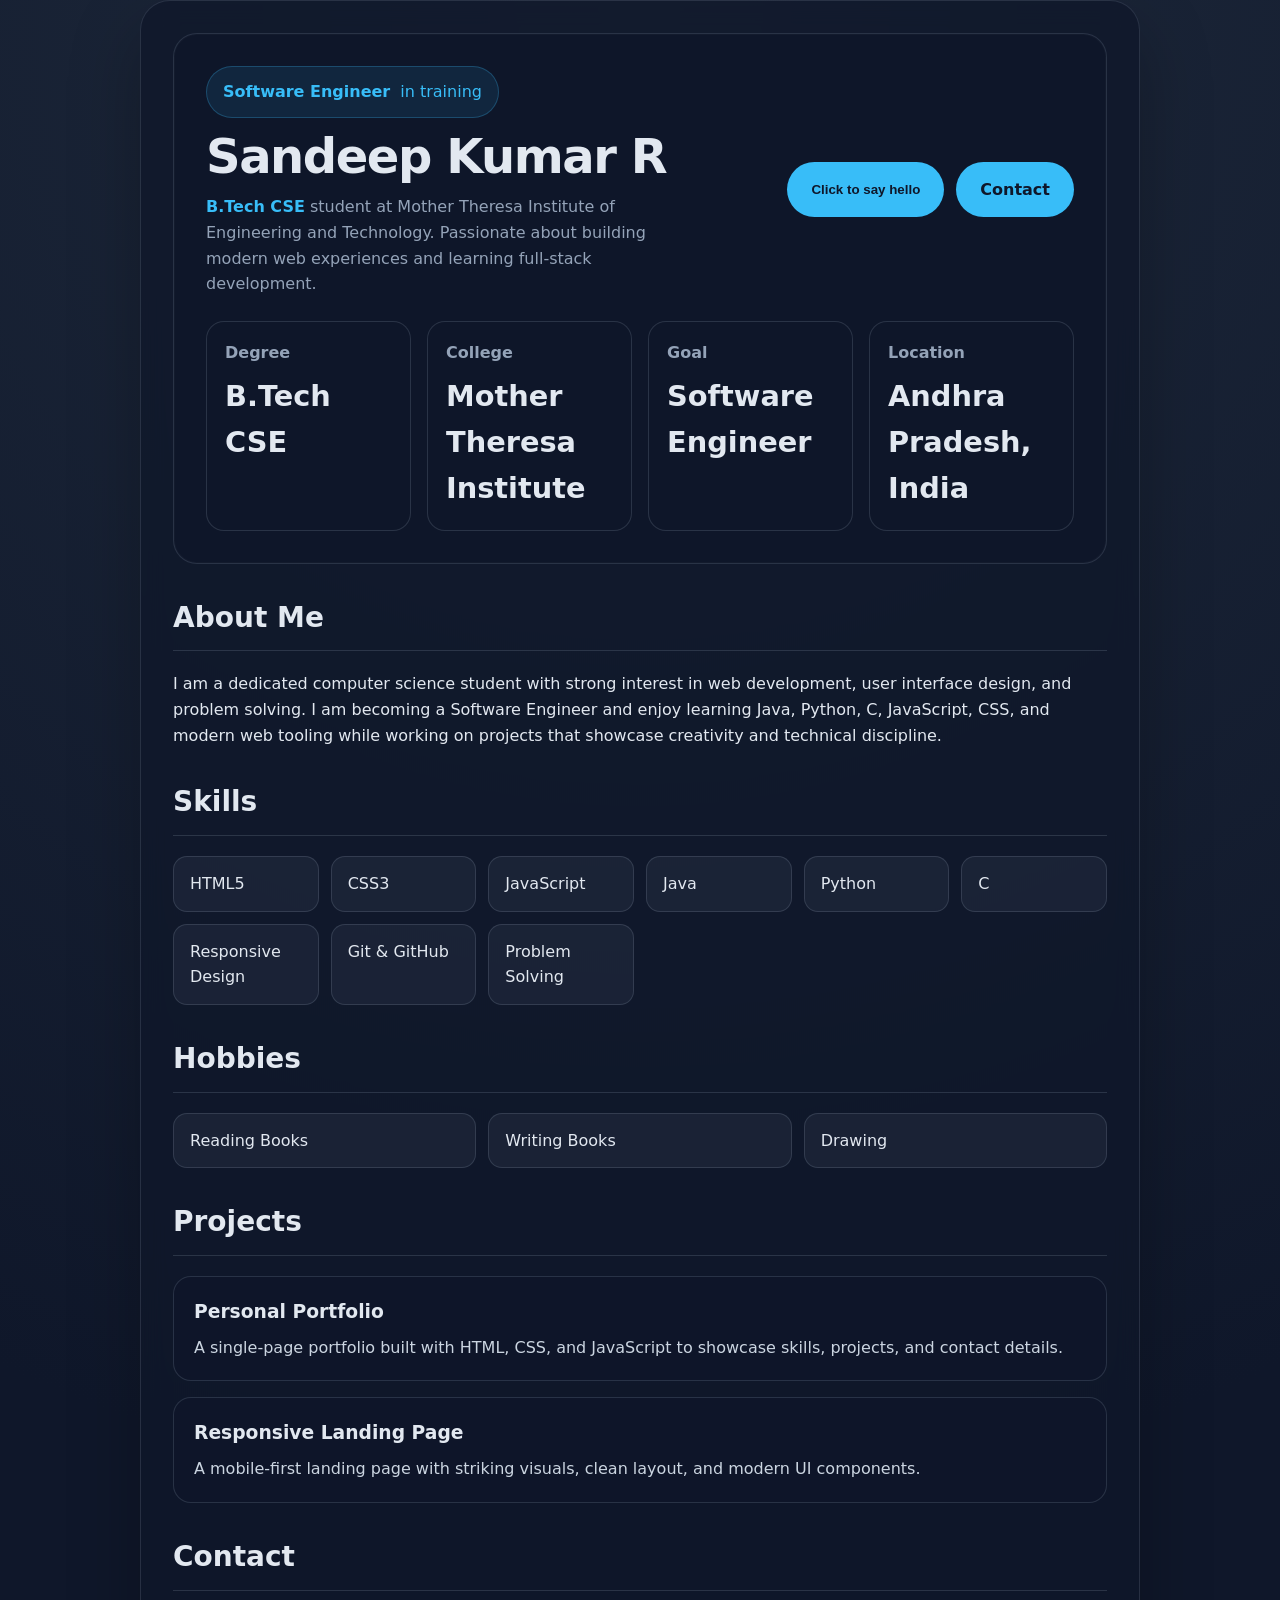
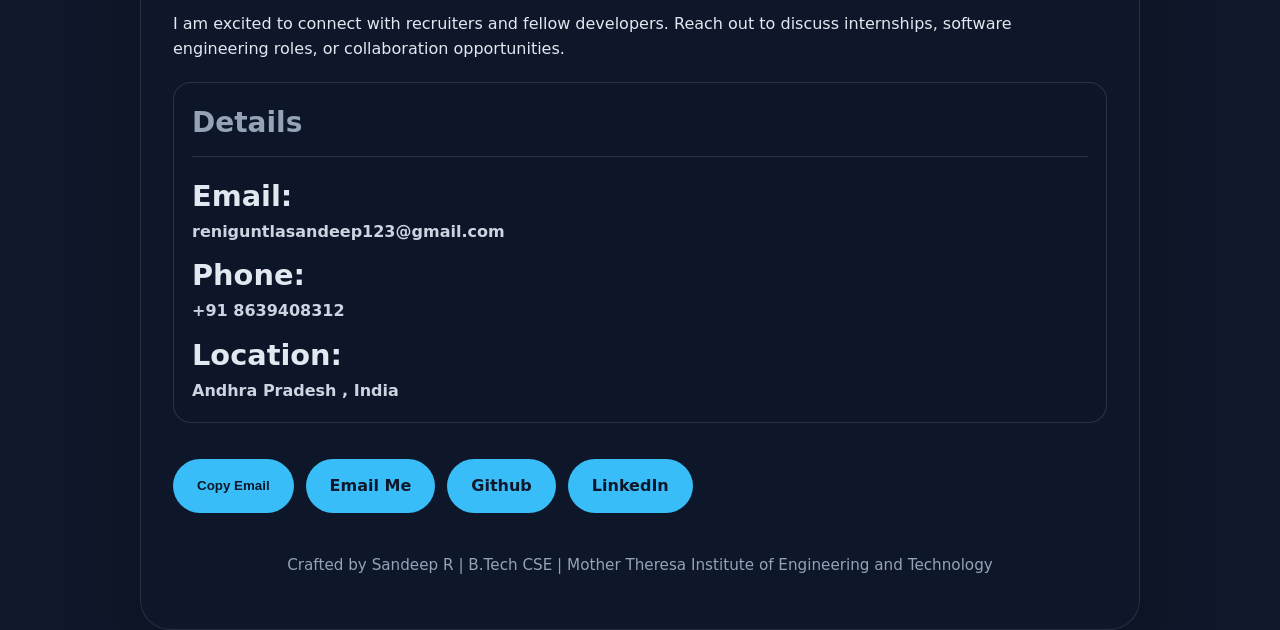
<file: final.html>
<!DOCTYPE html>
<html lang="en">
<head>
  <meta charset="UTF-8" />
  <meta name="viewport" content="width=device-width, initial-scale=1.0" />
  <title> Sandeep Kumar R| Portfolio</title>
  <style>
    :root {
      --bg: #0f172a;
      --surface: #112240;
      --text: #e2e8f0;
      --accent: #38bdf8;
      --accent-strong: #60a5fa;
      --border: rgba(148, 163, 184, 0.2);
    }

    * {
      box-sizing: border-box;
      margin: 0;
      padding: 0;
    }

    body {
      font-family: Inter, system-ui, sans-serif;
      background: radial-gradient(circle at top, #1e293b 0%, #0f172a 65%);
      color: var(--text);
      line-height: 1.6;
      min-height: 100vh;
    }

    .page {
      max-width: 1000px;
      margin: 0 auto;
      padding: 32px;
      background: rgba(15, 23, 42, 0.75);
      border: 1px solid rgba(148, 163, 184, 0.18);
      border-radius: 30px;
      box-shadow: 0 30px 70px rgba(0, 0, 0, 0.25);
      backdrop-filter: blur(12px);
    }

    header {
      display: grid;
      gap: 24px;
      padding: 32px;
      border: 1px solid var(--border);
      border-radius: 24px;
      background: rgba(15, 23, 42, 0.96);
      box-shadow: inset 0 0 0 1px rgba(255, 255, 255, 0.02);
    }

    .brand {
      display: flex;
      justify-content: space-between;
      align-items: center;
      gap: 16px;
      flex-wrap: wrap;
    }

    .highlight {
      color: var(--accent);
      font-weight: 700;
    }

    .detail-list {
      display: grid;
      gap: 8px;
      color: #cbd5e1;
    }

    .detail-list strong {
      color: var(--text);
    }

    .brand h1 {
      font-size: clamp(2rem, 4vw, 3rem);
      letter-spacing: -0.03em;
    }

    .brand p {
      color: #94a3b8;
      max-width: 48ch;
    }

    .tagline {
      display: inline-flex;
      align-items: center;
      gap: 10px;
      padding: 0.75rem 1rem;
      border-radius: 999px;
      border: 1px solid rgba(56, 189, 248, 0.25);
      color: var(--accent);
      background: rgba(56, 189, 248, 0.1);
      width: fit-content;
    }

    .intro {
      display: grid;
      gap: 16px;
    }

    .intro p {
      max-width: 74ch;
    }

    .stats {
      display: grid;
      grid-template-columns: repeat(auto-fit, minmax(180px, 1fr));
      gap: 16px;
    }

    .card {
      padding: 18px;
      border-radius: 18px;
      border: 1px solid var(--border);
      background: rgba(15, 23, 42, 0.75);
    }

    .card h2 {
      font-size: 1rem;
      color: #94a3b8;
      margin-bottom: 8px;
    }

    .card strong {
      display: block;
      font-size: 1.8rem;
      color: var(--text);
    }

    .section {
      margin-top: 32px;
      display: grid;
      gap: 20px;
    }

    .section h2 {
      font-size: 1.75rem;
      border-bottom: 1px solid var(--border);
      padding-bottom: 10px;
    }

    .skills {
      display: grid;
      grid-template-columns: repeat(auto-fit, minmax(140px, 1fr));
      gap: 12px;
    }

    .skill {
      padding: 14px 16px;
      border-radius: 14px;
      border: 1px solid var(--border);
      background: rgba(148, 163, 184, 0.08);
      color: var(--text);
      transition: transform 0.2s ease, border-color 0.2s ease;
    }

    .skill:hover {
      transform: translateY(-2px);
      border-color: var(--accent);
    }

    .projects {
      display: grid;
      gap: 16px;
    }

    .project {
      padding: 20px;
      border-radius: 18px;
      border: 1px solid var(--border);
      background: rgba(15, 23, 42, 0.9);
    }

    .project h3 {
      margin-bottom: 8px;
    }

    .project p {
      color: #cbd5e1;
    }

    .buttons {
      display: flex;
      flex-wrap: wrap;
      gap: 12px;
      margin-top: 16px;
    }

    button,
    .link-button {
      border: none;
      border-radius: 999px;
      padding: 0.9rem 1.5rem;
      font-weight: 600;
      color: #0f172a;
      background: var(--accent);
      cursor: pointer;
      transition: transform 0.2s ease, box-shadow 0.2s ease;
      text-decoration: none;
      display: inline-flex;
      align-items: center;
      justify-content: center;
    }

    button:hover,
    .link-button:hover {
      transform: translateY(-2px);
      box-shadow: 0 18px 30px rgba(56, 189, 248, 0.18);
    }

    footer {
      margin: 40px 0 20px;
      text-align: center;
      font-size: 0.95rem;
      color: #94a3b8;
    }

    @media (max-width: 680px) {
      .page {
        padding: 18px;
      }
      header {
        padding: 24px;
      }
    }
  </style>
</head>
<body>
  <main class="page">
    <header>
      <div class="brand">
        <div>
          <div class="tagline"><span class="highlight">Software Engineer</span> in training</div>
          <h1>Sandeep Kumar R</h1>
          <p>
            <span class="highlight">B.Tech CSE</span> student at Mother Theresa Institute of Engineering and Technology.
            Passionate about building modern web experiences and learning full-stack development.
          </p>
        </div>
        <div class="buttons">
          <button id="greetButton" type="button">Click to say hello</button>
          <a class="link-button" href="#contact">Contact</a>
        </div>
      </div>

      <div class="intro">
        <div class="stats">
          <div class="card">
            <h2>Degree</h2>
            <strong>B.Tech CSE</strong>
          </div>
          <div class="card">
            <h2>College</h2>
            <strong>Mother Theresa Institute</strong>
          </div>
          <div class="card">
            <h2>Goal</h2>
            <strong>Software Engineer</strong>
          </div>
          <div class="card">
            <h2>Location</h2>
            <strong>Andhra Pradesh, India</strong>
          </div>
        </div>
      </div>
    </header>

    <section class="section" id="about">
      <h2>About Me</h2>
      <p>
        I am a dedicated computer science student with strong interest in web development, user interface
        design, and problem solving. I am becoming a Software Engineer and enjoy learning Java, Python, C,
        JavaScript, CSS, and modern web tooling while working on projects that showcase creativity and technical discipline.
      </p>
    </section>

    <section class="section" id="skills">
      <h2>Skills</h2>
      <div class="skills">
        <div class="skill">HTML5</div>
        <div class="skill">CSS3</div>
        <div class="skill">JavaScript</div>
        <div class="skill">Java</div>
        <div class="skill">Python</div>
        <div class="skill">C</div>
        <div class="skill">Responsive Design</div>
        <div class="skill">Git & GitHub</div>
        <div class="skill">Problem Solving</div>
      </div>
    </section>

    <section class="section" id="hobbies">
      <h2>Hobbies</h2>
      <div class="skills">
        <div class="skill">Reading Books</div>
        <div class="skill">Writing Books</div>
        <div class="skill">Drawing</div>
      </div>
    </section>

    <section class="section" id="projects">
      <h2>Projects</h2>
      <div class="projects">
        <article class="project">
          <h3>Personal Portfolio</h3>
          <p>A single-page portfolio built with HTML, CSS, and JavaScript to showcase skills, projects, and contact details.</p>
        </article>
        <article class="project">
          <h3>Responsive Landing Page</h3>
          <p>A mobile-first landing page with striking visuals, clean layout, and modern UI components.</p>
        </article>
      </div>
    </section>

    <section class="section" id="contact">
      <h2>Contact</h2>
      <p>
        I am excited to connect with recruiters and fellow developers. Reach out to discuss internships,
        software engineering roles, or collaboration opportunities.
      </p>
      <div class="card detail-list">
        <h2>Details</h2>
        <div><strong>Email:</strong> <b>reniguntlasandeep123@gmail.com</b></div>
        <div><strong>Phone:</strong> <b>+91 8639408312</b></div>
        <div><strong>Location:</strong> <b>Andhra Pradesh , India</b></div>
      </div>
      <div class="buttons">
        <button id="copyEmail" type="button">Copy Email</button>
        <a class="link-button" href="mailto: reniguntlasandeep123@gmail.com">Email Me</a>
        <a class="link-button" href="https://github.com/sandeep-dev8639/">Github</a>
        <a class="link-button" href="https://www.linkedin.com/in/sandeep-reniguntla-45abaa376">LinkedIn</a>
        
      </div>

    </section>

    <footer>
      Crafted by Sandeep R | B.Tech CSE | Mother Theresa Institute of Engineering and Technology
    </footer>
  </main>

  <script>
    const greetButton = document.getElementById('greetButton');
    const copyEmail = document.getElementById('copyEmail');

    greetButton.addEventListener('click', () => {
      alert('Hello! I am Sandeep Kumar, a B.Tech CSE student becoming a Software Engineer.');
    });

    copyEmail.addEventListener('click', () => {
      const email = 'reniguntlasandeep123@gmail.com';
      navigator.clipboard.writeText(email).then(() => {
        alert('Email copied to clipboard: ' + email);
      }).catch(() => {
        alert('Could not copy email automatically. Please use the link to email me.');
      });
    });
  </script>
</body>
</html>
</file>
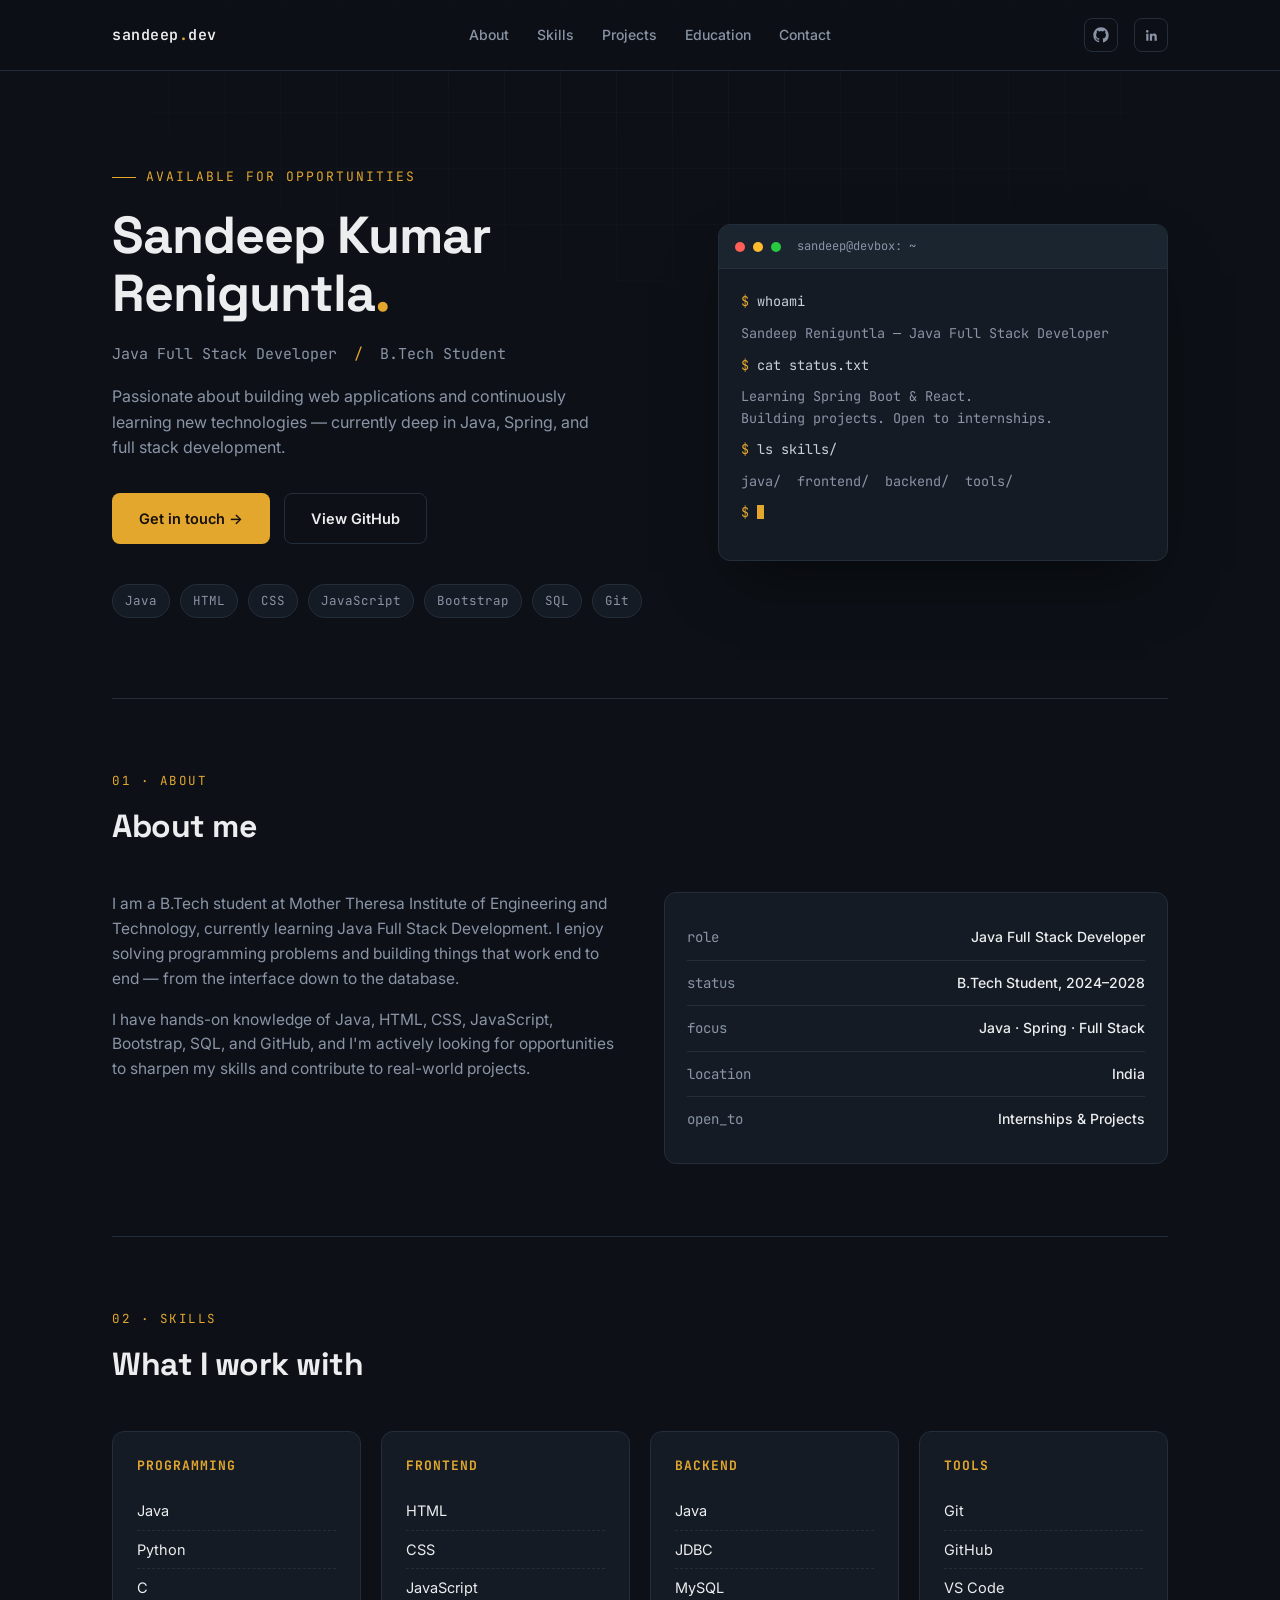
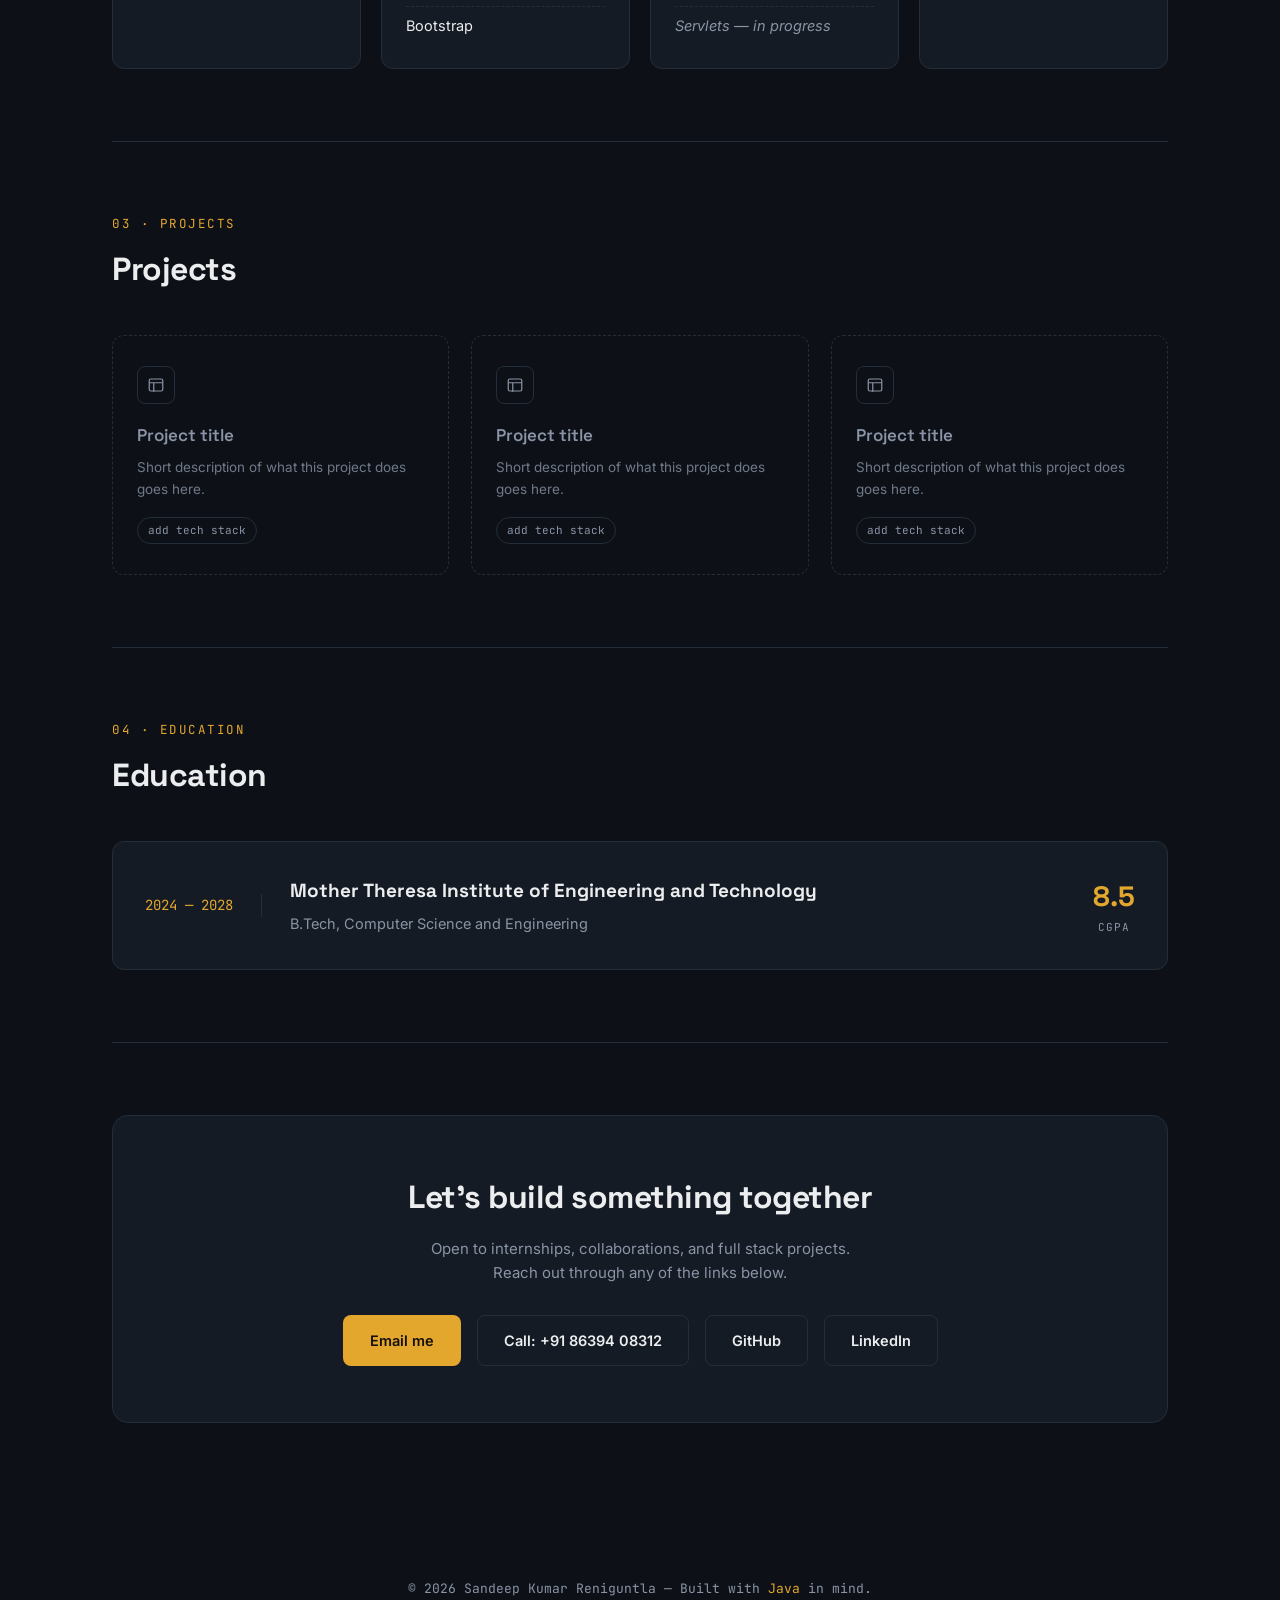
<file: sandeep.html>
<!DOCTYPE html>
<html lang="en">
<head>
<meta charset="UTF-8">
<meta name="viewport" content="width=device-width, initial-scale=1.0">
<title>Sandeep Kumar Reniguntla — Java Full Stack Developer</title>
<link rel="preconnect" href="https://fonts.googleapis.com">
<link href="https://fonts.googleapis.com/css2?family=Space+Grotesk:wght@500;600;700&family=Inter:wght@400;500;600&family=JetBrains+Mono:wght@400;500;600&display=swap" rel="stylesheet">
<style>
  :root{
    --bg:#0D1117;
    --surface:#141B24;
    --surface-alt:#1B2530;
    --border:#242E3A;
    --accent:#E3A72E;
    --accent-dim:#8a6a22;
    --text:#ECEDEE;
    --muted:#8A94A6;
    --mono:'JetBrains Mono', monospace;
    --display:'Space Grotesk', sans-serif;
    --body:'Inter', sans-serif;
  }
  *{box-sizing:border-box; margin:0; padding:0;}
  html{scroll-behavior:smooth;}
  body{
    background:var(--bg);
    color:var(--text);
    font-family:var(--body);
    line-height:1.6;
    overflow-x:hidden;
  }
  a{color:inherit; text-decoration:none;}
  .wrap{max-width:1120px; margin:0 auto; padding:0 32px;}

  /* subtle grid texture */
  body::before{
    content:"";
    position:fixed; inset:0;
    background-image:
      linear-gradient(rgba(255,255,255,0.025) 1px, transparent 1px),
      linear-gradient(90deg, rgba(255,255,255,0.025) 1px, transparent 1px);
    background-size:56px 56px;
    pointer-events:none;
    z-index:0;
    mask-image: radial-gradient(ellipse 80% 60% at 50% 0%, black 20%, transparent 75%);
  }

  /* NAV */
  header{
    position:sticky; top:0; z-index:50;
    background:rgba(13,17,23,0.85);
    backdrop-filter:blur(10px);
    border-bottom:1px solid var(--border);
  }
  nav{
    display:flex; align-items:center; justify-content:space-between;
    padding:18px 32px; max-width:1120px; margin:0 auto;
  }
  .logo{
    font-family:var(--mono); font-weight:600; font-size:15px;
    color:var(--text); letter-spacing:0.5px;
  }
  .logo span{color:var(--accent);}
  .nav-links{display:flex; gap:28px; list-style:none;}
  .nav-links a{
    font-size:14px; color:var(--muted); font-weight:500;
    transition:color .2s ease;
  }
  .nav-links a:hover{color:var(--text);}
  .nav-social{display:flex; gap:16px;}
  .nav-social a{
    width:34px; height:34px; border:1px solid var(--border); border-radius:8px;
    display:flex; align-items:center; justify-content:center;
    color:var(--muted); transition:all .2s ease;
  }
  .nav-social a:hover{border-color:var(--accent); color:var(--accent);}
  .nav-toggle{display:none;}

  /* HERO */
  .hero{
    position:relative; z-index:1;
    padding:96px 0 80px;
    display:grid;
    grid-template-columns:1.1fr 0.9fr;
    gap:56px;
    align-items:center;
  }
  .eyebrow{
    font-family:var(--mono); font-size:13px; color:var(--accent);
    letter-spacing:2px; text-transform:uppercase; margin-bottom:18px;
    display:flex; align-items:center; gap:10px;
  }
  .eyebrow::before{content:""; width:24px; height:1px; background:var(--accent);}
  h1{
    font-family:var(--display); font-size:52px; font-weight:700;
    line-height:1.12; margin-bottom:20px; letter-spacing:-1px;
  }
  h1 .accent{color:var(--accent);}
  .role-line{
    font-family:var(--mono); font-size:15px; color:var(--muted); margin-bottom:18px;
  }
  .role-line .sep{color:var(--accent); margin:0 8px;}
  .hero p.intro{
    font-size:16px; color:var(--muted); max-width:480px; margin-bottom:32px;
  }
  .cta-row{display:flex; gap:14px; flex-wrap:wrap; margin-bottom:40px;}
  .btn{
    font-family:var(--body); font-weight:600; font-size:14.5px;
    padding:13px 26px; border-radius:8px; display:inline-flex; align-items:center; gap:8px;
    transition:all .2s ease; border:1px solid transparent;
  }
  .btn-primary{background:var(--accent); color:#15100a;}
  .btn-primary:hover{background:#f0b53f; transform:translateY(-2px);}
  .btn-ghost{border:1px solid var(--border); color:var(--text);}
  .btn-ghost:hover{border-color:var(--accent); color:var(--accent); transform:translateY(-2px);}
  .stack-row{display:flex; flex-wrap:wrap; gap:10px;}
  .chip{
    font-family:var(--mono); font-size:12.5px; color:var(--muted);
    border:1px solid var(--border); padding:6px 12px; border-radius:20px;
    background:var(--surface);
  }

  /* terminal signature card */
  .terminal{
    background:var(--surface); border:1px solid var(--border); border-radius:12px;
    overflow:hidden; box-shadow:0 30px 60px -20px rgba(0,0,0,0.6);
  }
  .terminal-bar{
    display:flex; align-items:center; gap:8px;
    padding:12px 16px; background:var(--surface-alt); border-bottom:1px solid var(--border);
  }
  .dot{width:10px; height:10px; border-radius:50%;}
  .dot.r{background:#ff5f56;} .dot.y{background:#ffbd2e;} .dot.g{background:#27c93f;}
  .terminal-title{
    margin-left:8px; font-family:var(--mono); font-size:12px; color:var(--muted);
  }
  .terminal-body{
    padding:22px 22px 26px; font-family:var(--mono); font-size:13.5px; color:#c9d1d9;
  }
  .terminal-body .prompt{color:var(--accent);}
  .terminal-body .line{margin-bottom:10px; white-space:pre-wrap;}
  .terminal-body .comment{color:var(--muted);}
  .cursor{display:inline-block; width:7px; height:14px; background:var(--accent); animation:blink 1s steps(1) infinite; vertical-align:-2px;}
  @keyframes blink{50%{opacity:0;}}

  section{position:relative; z-index:1; padding:72px 0;}
  .section-head{margin-bottom:40px;}
  .section-tag{
    font-family:var(--mono); font-size:12.5px; color:var(--accent); letter-spacing:1.5px;
    text-transform:uppercase; margin-bottom:10px;
  }
  h2{font-family:var(--display); font-size:32px; font-weight:700; letter-spacing:-0.5px;}
  .divider{height:1px; background:var(--border); border:none; margin:0;}

  /* About */
  .about-grid{display:grid; grid-template-columns:1fr 1fr; gap:48px; align-items:start;}
  .about-grid p{color:var(--muted); font-size:15.5px; margin-bottom:16px;}
  .about-card{
    background:var(--surface); border:1px solid var(--border); border-radius:12px; padding:22px;
  }
  .about-card .row{display:flex; justify-content:space-between; padding:11px 0; border-bottom:1px solid var(--border); font-size:14px;}
  .about-card .row:last-child{border-bottom:none;}
  .about-card .label{color:var(--muted); font-family:var(--mono);}
  .about-card .value{color:var(--text); font-weight:500;}

  /* Skills */
  .skills-grid{display:grid; grid-template-columns:repeat(4,1fr); gap:20px;}
  .skill-card{
    background:var(--surface); border:1px solid var(--border); border-radius:12px; padding:24px;
    transition:border-color .2s ease, transform .2s ease;
  }
  .skill-card:hover{border-color:var(--accent); transform:translateY(-4px);}
  .skill-card h3{
    font-family:var(--mono); font-size:13px; color:var(--accent); letter-spacing:1px;
    text-transform:uppercase; margin-bottom:16px;
  }
  .skill-card ul{list-style:none;}
  .skill-card li{
    font-size:14.5px; color:var(--text); padding:7px 0; border-top:1px dashed var(--border);
  }
  .skill-card li:first-child{border-top:none;}
  .skill-card li.pending{color:var(--muted); font-style:italic;}

  /* Projects - empty state */
  .projects-grid{display:grid; grid-template-columns:repeat(3,1fr); gap:22px;}
  .project-card{
    border:1.5px dashed var(--border); border-radius:12px; padding:30px 24px;
    min-height:200px; display:flex; flex-direction:column; justify-content:space-between;
    transition:border-color .2s ease, background .2s ease;
  }
  .project-card:hover{border-color:var(--accent); background:var(--surface);}
  .project-card .ph-icon{
    width:38px; height:38px; border-radius:8px; border:1px solid var(--border);
    display:flex; align-items:center; justify-content:center; color:var(--muted); margin-bottom:18px;
  }
  .project-card h4{font-family:var(--display); font-size:17px; color:var(--muted); margin-bottom:8px; font-weight:600;}
  .project-card p{font-size:13.5px; color:var(--muted); opacity:0.8;}
  .project-card .tag{
    font-family:var(--mono); font-size:11px; color:var(--muted); margin-top:16px;
    border:1px solid var(--border); border-radius:20px; padding:4px 10px; align-self:flex-start;
  }

  /* Education */
  .edu-card{
    background:var(--surface); border:1px solid var(--border); border-radius:12px;
    padding:32px; display:grid; grid-template-columns:auto 1fr auto; gap:28px; align-items:center;
  }
  .edu-year{
    font-family:var(--mono); color:var(--accent); font-size:14px; border-right:1px solid var(--border);
    padding-right:28px; white-space:nowrap;
  }
  .edu-main h3{font-family:var(--display); font-size:19px; margin-bottom:6px;}
  .edu-main p{color:var(--muted); font-size:14.5px;}
  .edu-cgpa{text-align:center;}
  .edu-cgpa .num{font-family:var(--display); font-size:28px; color:var(--accent); font-weight:700;}
  .edu-cgpa .lbl{font-family:var(--mono); font-size:11px; color:var(--muted); text-transform:uppercase; letter-spacing:1px;}

  /* Contact / Footer */
  .contact{
    background:var(--surface); border:1px solid var(--border); border-radius:16px;
    padding:56px 48px; text-align:center; margin-bottom:56px;
  }
  .contact h2{margin-bottom:14px;}
  .contact p{color:var(--muted); max-width:460px; margin:0 auto 30px; font-size:15px;}
  .contact-links{display:flex; justify-content:center; gap:16px; flex-wrap:wrap;}
  footer{
    padding:28px 0 48px; text-align:center; color:var(--muted); font-size:13px;
    font-family:var(--mono);
  }
  footer a{color:var(--accent);}

  @media (max-width: 860px){
    .nav-links{display:none;}
    .hero{grid-template-columns:1fr; padding-top:64px;}
    h1{font-size:38px;}
    .about-grid{grid-template-columns:1fr;}
    .skills-grid{grid-template-columns:repeat(2,1fr);}
    .projects-grid{grid-template-columns:1fr;}
    .edu-card{grid-template-columns:1fr; text-align:center;}
    .edu-year{border-right:none; padding-right:0;}
  }
</style>
</head>
<body>

<header>
  <nav>
    <div class="logo">sandeep<span>.</span>dev</div>
    <ul class="nav-links">
      <li><a href="#about">About</a></li>
      <li><a href="#skills">Skills</a></li>
      <li><a href="#projects">Projects</a></li>
      <li><a href="#education">Education</a></li>
      <li><a href="#contact">Contact</a></li>
    </ul>
    <div class="nav-social">
      <a href="https://github.com/sandeep-dev8639/" target="_blank" aria-label="GitHub">
        <svg width="16" height="16" viewBox="0 0 24 24" fill="currentColor"><path d="M12 .5C5.73.5.5 5.73.5 12a11.5 11.5 0 0 0 7.86 10.94c.58.1.79-.25.79-.56v-2c-3.2.7-3.88-1.37-3.88-1.37-.53-1.34-1.29-1.7-1.29-1.7-1.05-.72.08-.7.08-.7 1.16.08 1.77 1.2 1.77 1.2 1.04 1.77 2.72 1.26 3.38.96.1-.75.4-1.26.73-1.55-2.55-.29-5.24-1.28-5.24-5.69 0-1.26.45-2.28 1.19-3.09-.12-.29-.52-1.46.11-3.05 0 0 .97-.31 3.18 1.18a11 11 0 0 1 5.79 0c2.2-1.49 3.17-1.18 3.17-1.18.64 1.59.24 2.76.12 3.05.74.81 1.18 1.83 1.18 3.09 0 4.42-2.69 5.4-5.25 5.68.41.36.78 1.07.78 2.16v3.2c0 .31.21.67.8.56A11.5 11.5 0 0 0 23.5 12C23.5 5.73 18.27.5 12 .5Z"/></svg>
      </a>
      <a href="https://www.linkedin.com/in/sandeep-reniguntla-45abaa376" target="_blank" aria-label="LinkedIn">
        <svg width="15" height="15" viewBox="0 0 24 24" fill="currentColor"><path d="M20.45 20.45h-3.56v-5.57c0-1.33-.03-3.04-1.85-3.04-1.86 0-2.15 1.45-2.15 2.94v5.67H9.34V9h3.41v1.56h.05c.48-.9 1.64-1.85 3.37-1.85 3.6 0 4.27 2.37 4.27 5.45v6.29ZM5.34 7.43a2.07 2.07 0 1 1 0-4.13 2.07 2.07 0 0 1 0 4.13ZM7.12 20.45H3.56V9h3.56v11.45Z"/></svg>
      </a>
    </div>
  </nav>
</header>

<main class="wrap">

  <!-- HERO -->
  <section class="hero" id="home">
    <div>
      <div class="eyebrow">Available for opportunities</div>
      <h1>Sandeep Kumar<br>Reniguntla<span class="accent">.</span></h1>
      <div class="role-line">Java Full Stack Developer <span class="sep">/</span> B.Tech Student</div>
      <p class="intro">Passionate about building web applications and continuously learning new technologies — currently deep in Java, Spring, and full stack development.</p>
      <div class="cta-row">
        <a href="#contact" class="btn btn-primary">Get in touch →</a>
        <a href="https://github.com/sandeep-dev8639/" target="_blank" class="btn btn-ghost">View GitHub</a>
      </div>
      <div class="stack-row">
        <span class="chip">Java</span>
        <span class="chip">HTML</span>
        <span class="chip">CSS</span>
        <span class="chip">JavaScript</span>
        <span class="chip">Bootstrap</span>
        <span class="chip">SQL</span>
        <span class="chip">Git</span>
      </div>
    </div>

    <div class="terminal">
      <div class="terminal-bar">
        <span class="dot r"></span><span class="dot y"></span><span class="dot g"></span>
        <span class="terminal-title">sandeep@devbox: ~</span>
      </div>
      <div class="terminal-body">
        <div class="line"><span class="prompt">$</span> whoami</div>
        <div class="line comment">Sandeep Reniguntla — Java Full Stack Developer</div>
        <div class="line"><span class="prompt">$</span> cat status.txt</div>
        <div class="line comment">Learning Spring Boot & React.
Building projects. Open to internships.</div>
        <div class="line"><span class="prompt">$</span> ls skills/</div>
        <div class="line comment">java/  frontend/  backend/  tools/</div>
        <div class="line"><span class="prompt">$</span> <span class="cursor"></span></div>
      </div>
    </div>
  </section>

  <hr class="divider">

  <!-- ABOUT -->
  <section id="about">
    <div class="section-head">
      <div class="section-tag">01 · About</div>
      <h2>About me</h2>
    </div>
    <div class="about-grid">
      <div>
        <p>I am a B.Tech student at Mother Theresa Institute of Engineering and Technology, currently learning Java Full Stack Development. I enjoy solving programming problems and building things that work end to end — from the interface down to the database.</p>
        <p>I have hands-on knowledge of Java, HTML, CSS, JavaScript, Bootstrap, SQL, and GitHub, and I'm actively looking for opportunities to sharpen my skills and contribute to real-world projects.</p>
      </div>
      <div class="about-card">
        <div class="row"><span class="label">role</span><span class="value">Java Full Stack Developer</span></div>
        <div class="row"><span class="label">status</span><span class="value">B.Tech Student, 2024–2028</span></div>
        <div class="row"><span class="label">focus</span><span class="value">Java · Spring · Full Stack</span></div>
        <div class="row"><span class="label">location</span><span class="value">India</span></div>
        <div class="row"><span class="label">open_to</span><span class="value">Internships & Projects</span></div>
      </div>
    </div>
  </section>

  <hr class="divider">

  <!-- SKILLS -->
  <section id="skills">
    <div class="section-head">
      <div class="section-tag">02 · Skills</div>
      <h2>What I work with</h2>
    </div>
    <div class="skills-grid">
      <div class="skill-card">
        <h3>Programming</h3>
        <ul>
          <li>Java</li>
          <li>Python</li>
          <li>C</li>
        </ul>
      </div>
      <div class="skill-card">
        <h3>Frontend</h3>
        <ul>
          <li>HTML</li>
          <li>CSS</li>
          <li>JavaScript</li>
          <li>Bootstrap</li>
        </ul>
      </div>
      <div class="skill-card">
        <h3>Backend</h3>
        <ul>
          <li>Java</li>
          <li>JDBC</li>
          <li>MySQL</li>
          <li class="pending">Servlets — in progress</li>
        </ul>
      </div>
      <div class="skill-card">
        <h3>Tools</h3>
        <ul>
          <li>Git</li>
          <li>GitHub</li>
          <li>VS Code</li>
        </ul>
      </div>
    </div>
  </section>

  <hr class="divider">

  <!-- PROJECTS (empty state) -->
  <section id="projects">
    <div class="section-head">
      <div class="section-tag">03 · Projects</div>
      <h2>Projects</h2>
    </div>
    <div class="projects-grid">
      <div class="project-card">
        <div>
          <div class="ph-icon">
            <svg width="18" height="18" viewBox="0 0 24 24" fill="none" stroke="currentColor" stroke-width="1.6"><rect x="3" y="4" width="18" height="16" rx="2"/><path d="M3 9h18M9 21V9"/></svg>
          </div>
          <h4>Project title</h4>
          <p>Short description of what this project does goes here.</p>
        </div>
        <span class="tag">add tech stack</span>
      </div>
      <div class="project-card">
        <div>
          <div class="ph-icon">
            <svg width="18" height="18" viewBox="0 0 24 24" fill="none" stroke="currentColor" stroke-width="1.6"><rect x="3" y="4" width="18" height="16" rx="2"/><path d="M3 9h18M9 21V9"/></svg>
          </div>
          <h4>Project title</h4>
          <p>Short description of what this project does goes here.</p>
        </div>
        <span class="tag">add tech stack</span>
      </div>
      <div class="project-card">
        <div>
          <div class="ph-icon">
            <svg width="18" height="18" viewBox="0 0 24 24" fill="none" stroke="currentColor" stroke-width="1.6"><rect x="3" y="4" width="18" height="16" rx="2"/><path d="M3 9h18M9 21V9"/></svg>
          </div>
          <h4>Project title</h4>
          <p>Short description of what this project does goes here.</p>
        </div>
        <span class="tag">add tech stack</span>
      </div>
    </div>
  </section>

  <hr class="divider">

  <!-- EDUCATION -->
  <section id="education">
    <div class="section-head">
      <div class="section-tag">04 · Education</div>
      <h2>Education</h2>
    </div>
    <div class="edu-card">
      <div class="edu-year">2024 — 2028</div>
      <div class="edu-main">
        <h3>Mother Theresa Institute of Engineering and Technology</h3>
        <p>B.Tech, Computer Science and Engineering</p>
      </div>
      <div class="edu-cgpa">
        <div class="num">8.5</div>
        <div class="lbl">CGPA</div>
      </div>
    </div>
  </section>

  <hr class="divider">

  <!-- CONTACT -->
  <section id="contact">
    <div class="contact">
      <h2>Let's build something together</h2>
      <p>Open to internships, collaborations, and full stack projects. Reach out through any of the links below.</p>
      <div class="contact-links">
        <a href="mailto:reniguntlasandeep123@gmail.com" class="btn btn-primary">Email me</a>
        <a href="tel:+918639408312" class="btn btn-ghost">Call: +91 86394 08312</a>
        <a href="https://github.com/sandeep-dev8639/" target="_blank" class="btn btn-ghost">GitHub</a>
        <a href="https://www.linkedin.com/in/sandeep-reniguntla-45abaa376" target="_blank" class="btn btn-ghost">LinkedIn</a>
      </div>
    </div>
  </section>

</main>

<footer>
  © 2026 Sandeep Kumar Reniguntla — Built with <span style="color:var(--accent)">Java</span> in mind.
</footer>

</body>
</html>
</file>
